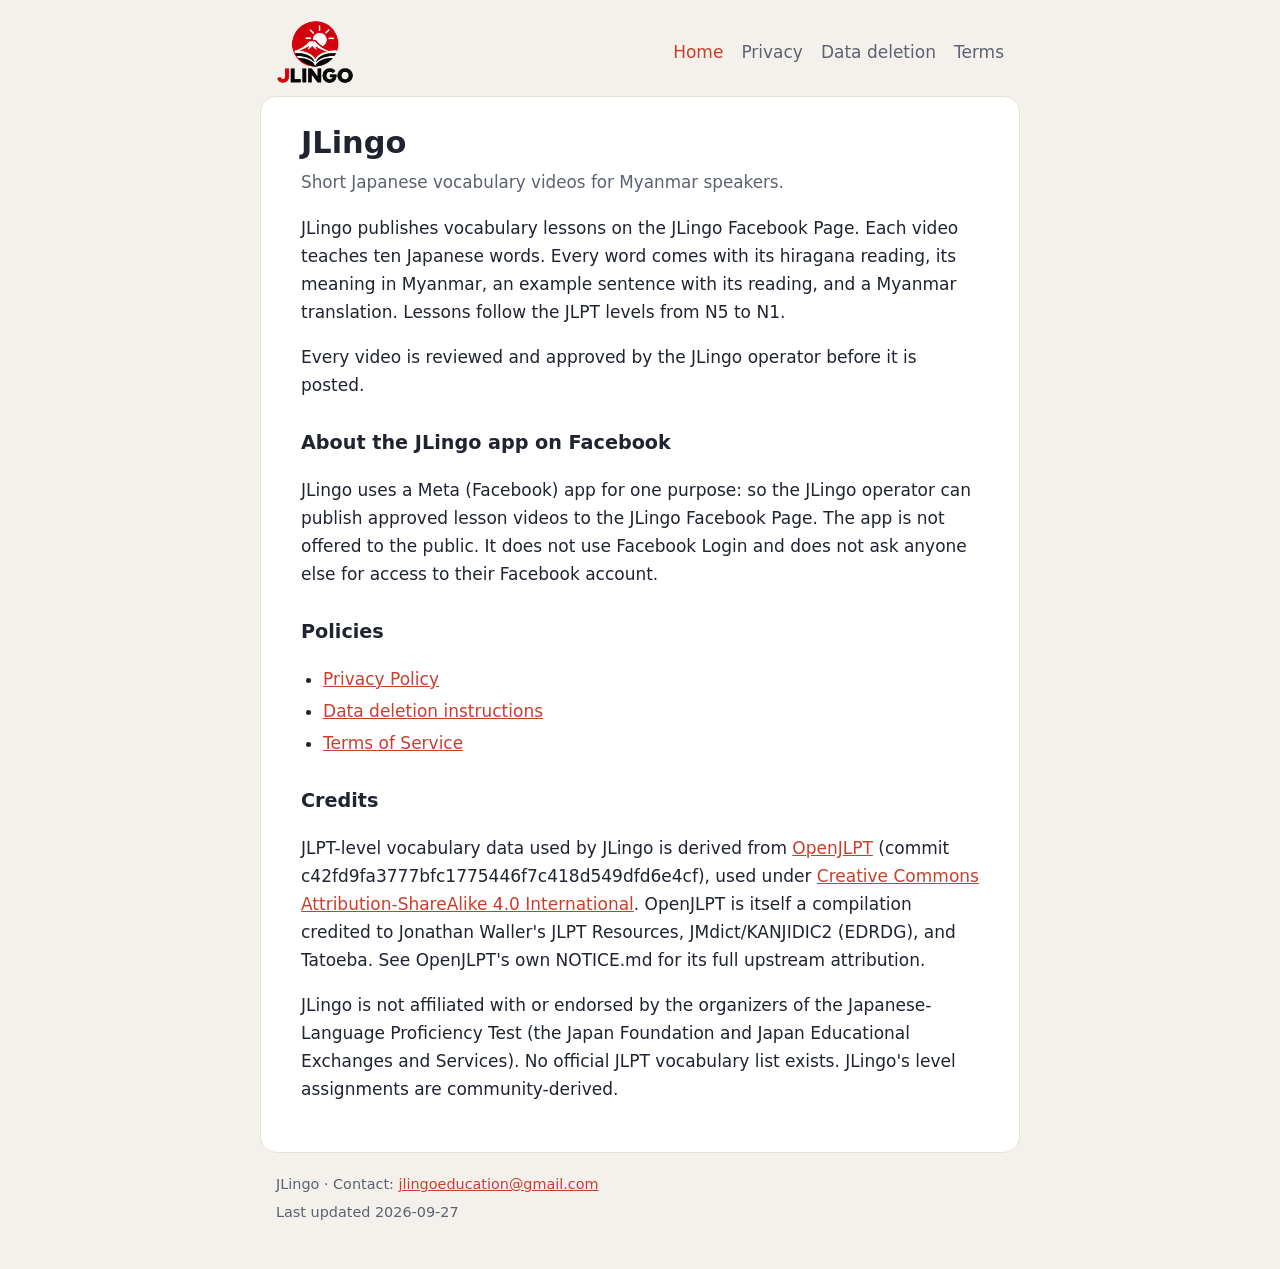
<file: index.html>
<!doctype html>
<html lang="en">
<head>
<meta charset="utf-8">
<meta name="viewport" content="width=device-width, initial-scale=1">
<title>About JLingo · JLingo</title>
<meta name="description" content="JLingo makes short Japanese vocabulary videos for Myanmar speakers, published on the JLingo Facebook Page.">
<link rel="icon" href="jlingo-logo.png">
<link rel="stylesheet" href="styles.css">
</head>
<body>

<header class="site-header">
  <a class="brand" href="index.html"><img src="jlingo-logo.png" alt="JLingo" width="112" height="92"></a>
  <nav aria-label="Site">
    <a href="index.html" aria-current="page">Home</a>
    <a href="privacy.html">Privacy</a>
    <a href="data-deletion.html">Data deletion</a>
    <a href="terms.html">Terms</a>
  </nav>
</header>
<main>
<h1>JLingo</h1>
<p class="lead">Short Japanese vocabulary videos for Myanmar speakers.</p>

<p>JLingo publishes vocabulary lessons on the JLingo Facebook Page. Each video teaches ten Japanese words. Every word comes with its hiragana reading, its meaning in Myanmar, an example sentence with its reading, and a Myanmar translation. Lessons follow the JLPT levels from N5 to N1.</p>

<p>Every video is reviewed and approved by the JLingo operator before it is posted.</p>

<h2>About the JLingo app on Facebook</h2>
<p>JLingo uses a Meta (Facebook) app for one purpose: so the JLingo operator can publish approved lesson videos to the JLingo Facebook Page. The app is not offered to the public. It does not use Facebook Login and does not ask anyone else for access to their Facebook account.</p>

<h2>Policies</h2>
<ul>
  <li><a href="privacy.html">Privacy Policy</a></li>
  <li><a href="data-deletion.html">Data deletion instructions</a></li>
  <li><a href="terms.html">Terms of Service</a></li>
</ul>

<h2 id="credits">Credits</h2>
<p>JLPT-level vocabulary data used by JLingo is derived from <a href="https://github.com/evanclan/OpenJLPT">OpenJLPT</a> (commit c42fd9fa3777bfc1775446f7c418d549dfd6e4cf), used under <a href="https://creativecommons.org/licenses/by-sa/4.0/">Creative Commons Attribution-ShareAlike 4.0 International</a>. OpenJLPT is itself a compilation credited to Jonathan Waller's JLPT Resources, JMdict/KANJIDIC2 (EDRDG), and Tatoeba. See OpenJLPT's own NOTICE.md for its full upstream attribution.</p>
<p>JLingo is not affiliated with or endorsed by the organizers of the Japanese-Language Proficiency Test (the Japan Foundation and Japan Educational Exchanges and Services). No official JLPT vocabulary list exists. JLingo's level assignments are community-derived.</p>

</main>
<footer class="site-footer">
  <p>JLingo · Contact: <a href="mailto:jlingoeducation@gmail.com">jlingoeducation@gmail.com</a></p>
  <p>Last updated 2026-09-27</p>
</footer>
</body>
</html>
</file>
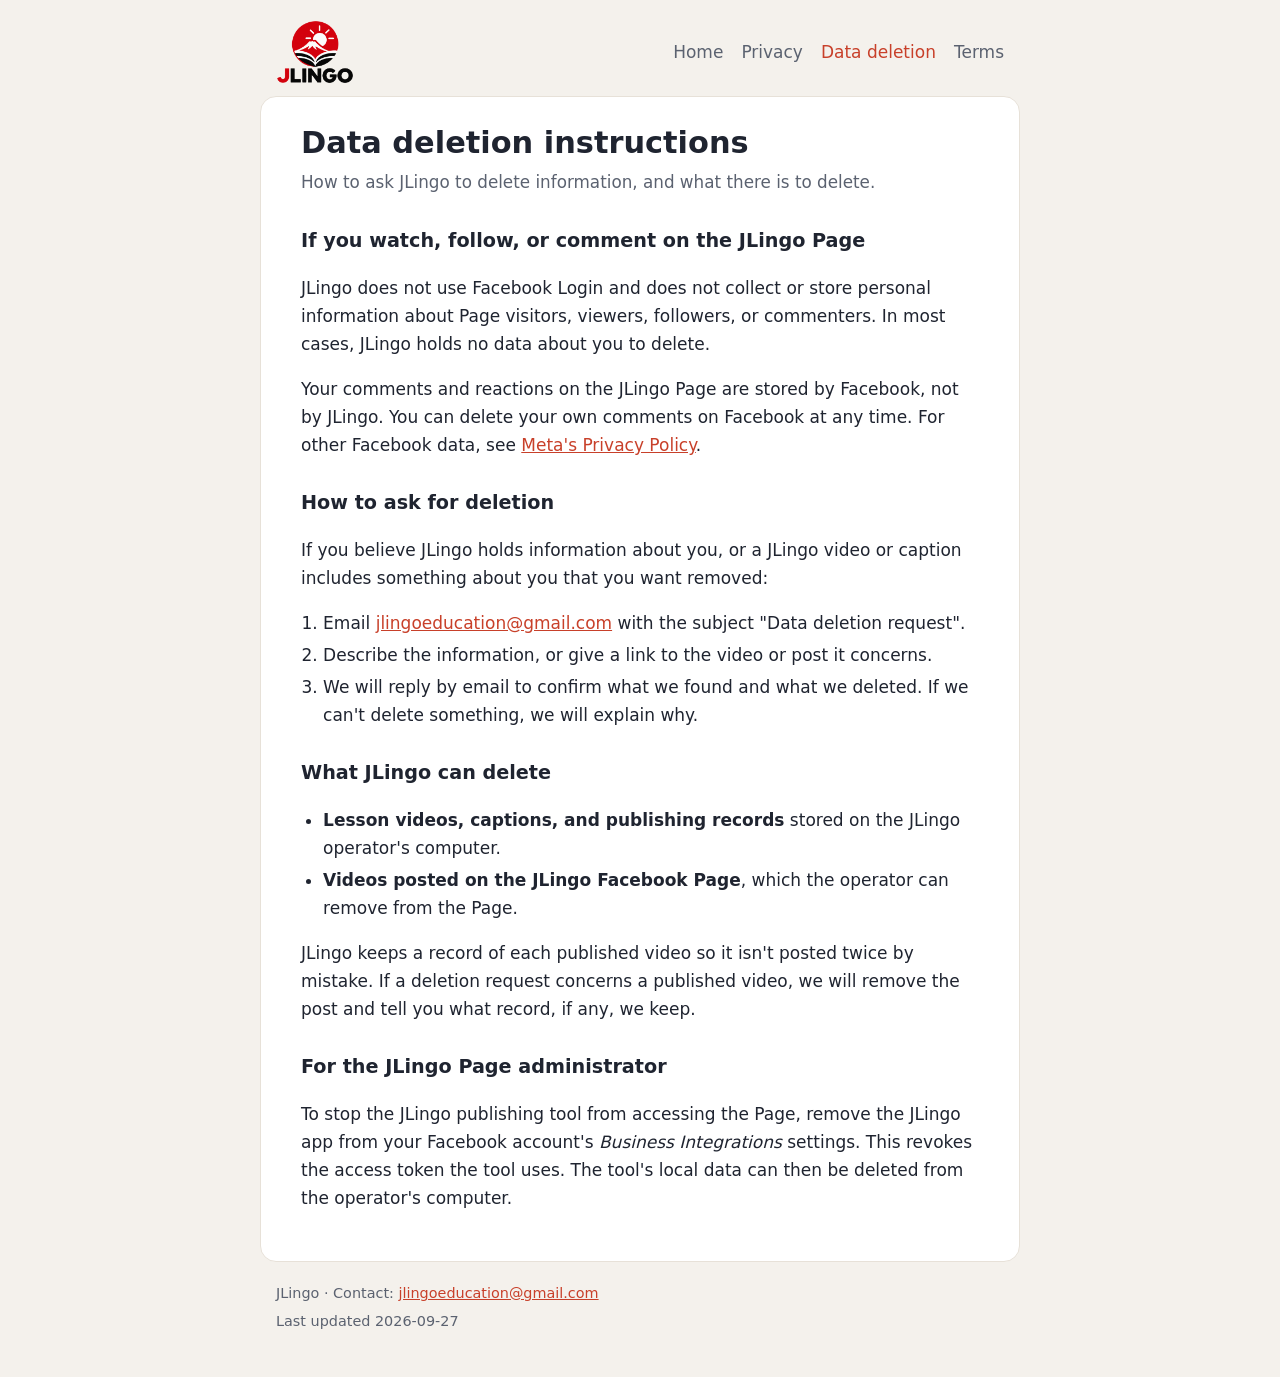
<file: data-deletion.html>
<!doctype html>
<html lang="en">
<head>
<meta charset="utf-8">
<meta name="viewport" content="width=device-width, initial-scale=1">
<title>Data Deletion Instructions · JLingo</title>
<meta name="description" content="How to ask JLingo to delete data, and what JLingo holds.">
<link rel="icon" href="jlingo-logo.png">
<link rel="stylesheet" href="styles.css">
</head>
<body>

<header class="site-header">
  <a class="brand" href="index.html"><img src="jlingo-logo.png" alt="JLingo" width="112" height="92"></a>
  <nav aria-label="Site">
    <a href="index.html">Home</a>
    <a href="privacy.html">Privacy</a>
    <a href="data-deletion.html" aria-current="page">Data deletion</a>
    <a href="terms.html">Terms</a>
  </nav>
</header>
<main>
<h1>Data deletion instructions</h1>
<p class="lead">How to ask JLingo to delete information, and what there is to delete.</p>

<h2>If you watch, follow, or comment on the JLingo Page</h2>
<p>JLingo does not use Facebook Login and does not collect or store personal information about Page visitors, viewers, followers, or commenters. In most cases, JLingo holds no data about you to delete.</p>
<p>Your comments and reactions on the JLingo Page are stored by Facebook, not by JLingo. You can delete your own comments on Facebook at any time. For other Facebook data, see <a href="https://www.facebook.com/privacy/policy/">Meta's Privacy Policy</a>.</p>

<h2>How to ask for deletion</h2>
<p>If you believe JLingo holds information about you, or a JLingo video or caption includes something about you that you want removed:</p>
<ol>
  <li>Email <a href="mailto:jlingoeducation@gmail.com?subject=Data%20deletion%20request">jlingoeducation@gmail.com</a> with the subject "Data deletion request".</li>
  <li>Describe the information, or give a link to the video or post it concerns.</li>
  <li>We will reply by email to confirm what we found and what we deleted. If we can't delete something, we will explain why.</li>
</ol>

<h2>What JLingo can delete</h2>
<ul>
  <li><strong>Lesson videos, captions, and publishing records</strong> stored on the JLingo operator's computer.</li>
  <li><strong>Videos posted on the JLingo Facebook Page</strong>, which the operator can remove from the Page.</li>
</ul>
<p>JLingo keeps a record of each published video so it isn't posted twice by mistake. If a deletion request concerns a published video, we will remove the post and tell you what record, if any, we keep.</p>

<h2>For the JLingo Page administrator</h2>
<p>To stop the JLingo publishing tool from accessing the Page, remove the JLingo app from your Facebook account's <em>Business Integrations</em> settings. This revokes the access token the tool uses. The tool's local data can then be deleted from the operator's computer.</p>

</main>
<footer class="site-footer">
  <p>JLingo · Contact: <a href="mailto:jlingoeducation@gmail.com">jlingoeducation@gmail.com</a></p>
  <p>Last updated 2026-09-27</p>
</footer>
</body>
</html>
</file>
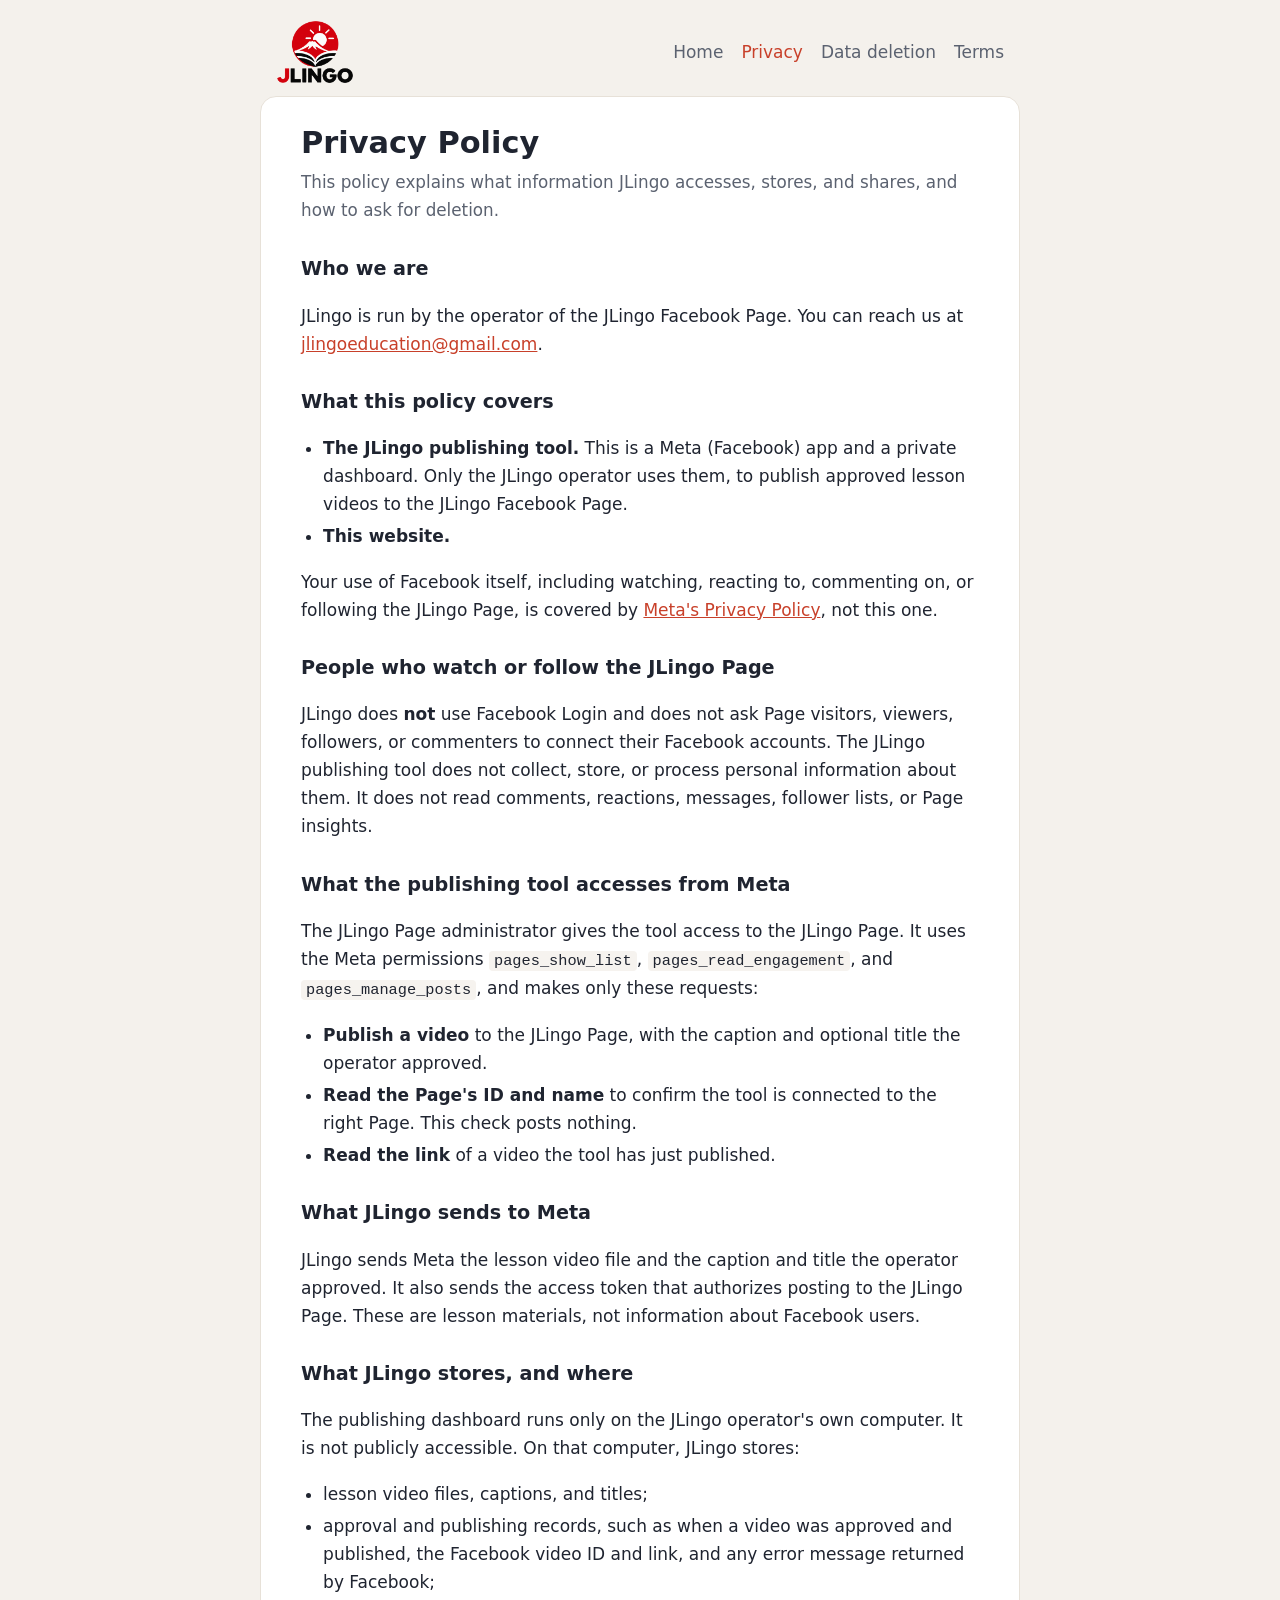
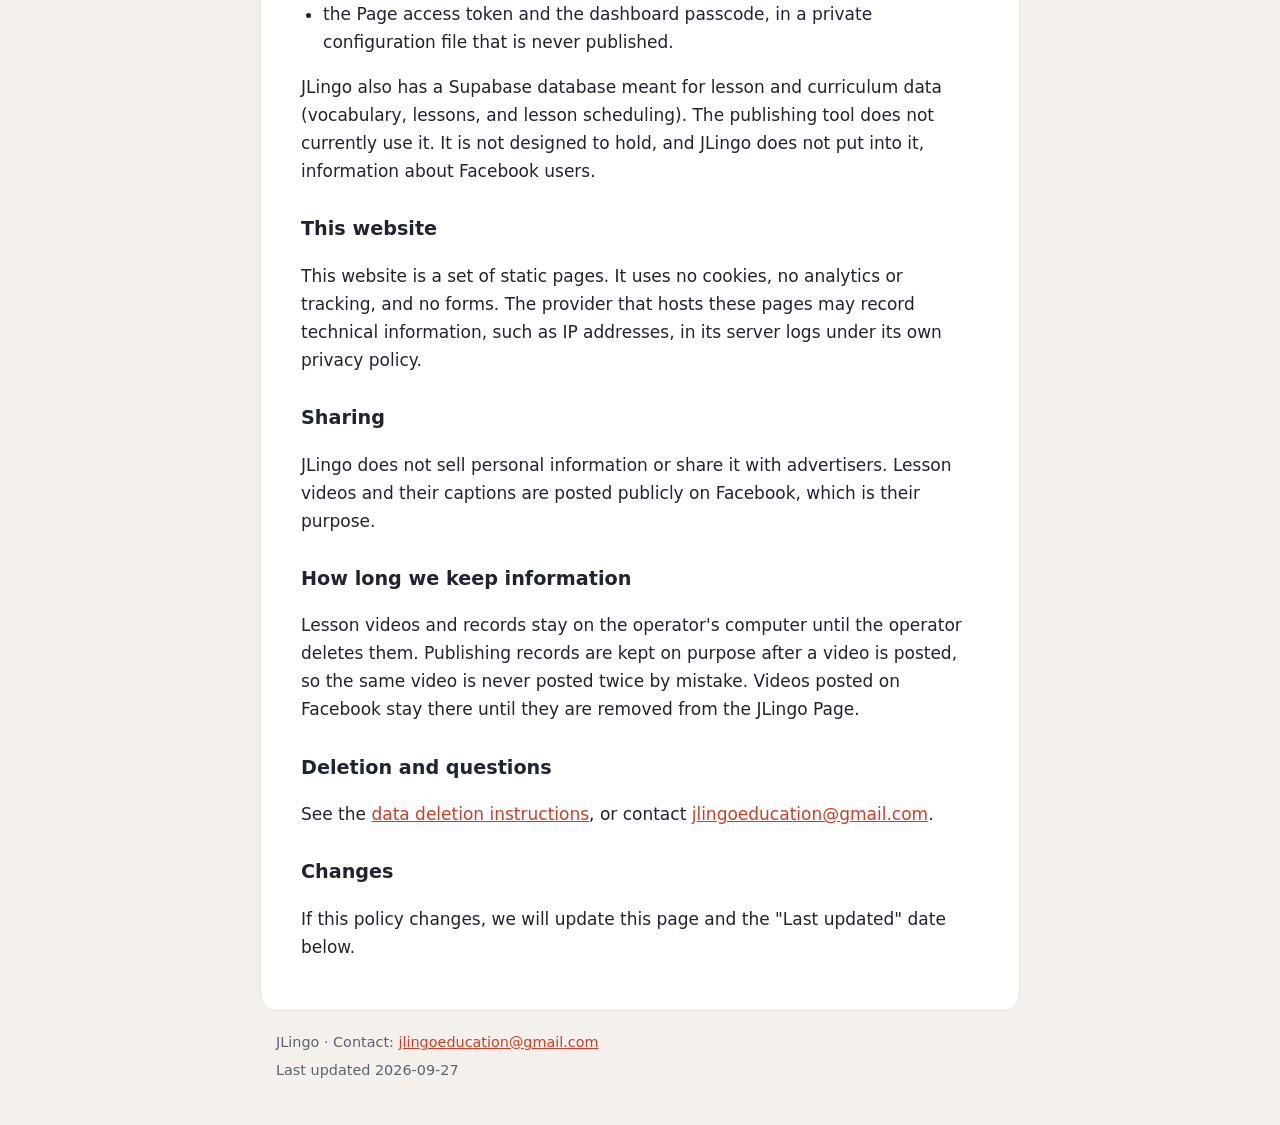
<file: privacy.html>
<!doctype html>
<html lang="en">
<head>
<meta charset="utf-8">
<meta name="viewport" content="width=device-width, initial-scale=1">
<title>Privacy Policy · JLingo</title>
<meta name="description" content="What information JLingo accesses, stores, sends to Meta, and deletes.">
<link rel="icon" href="jlingo-logo.png">
<link rel="stylesheet" href="styles.css">
</head>
<body>

<header class="site-header">
  <a class="brand" href="index.html"><img src="jlingo-logo.png" alt="JLingo" width="112" height="92"></a>
  <nav aria-label="Site">
    <a href="index.html">Home</a>
    <a href="privacy.html" aria-current="page">Privacy</a>
    <a href="data-deletion.html">Data deletion</a>
    <a href="terms.html">Terms</a>
  </nav>
</header>
<main>
<h1>Privacy Policy</h1>
<p class="lead">This policy explains what information JLingo accesses, stores, and shares, and how to ask for deletion.</p>

<h2>Who we are</h2>
<p>JLingo is run by the operator of the JLingo Facebook Page. You can reach us at <a href="mailto:jlingoeducation@gmail.com">jlingoeducation@gmail.com</a>.</p>

<h2>What this policy covers</h2>
<ul>
  <li><strong>The JLingo publishing tool.</strong> This is a Meta (Facebook) app and a private dashboard. Only the JLingo operator uses them, to publish approved lesson videos to the JLingo Facebook Page.</li>
  <li><strong>This website.</strong></li>
</ul>
<p>Your use of Facebook itself, including watching, reacting to, commenting on, or following the JLingo Page, is covered by <a href="https://www.facebook.com/privacy/policy/">Meta's Privacy Policy</a>, not this one.</p>

<h2>People who watch or follow the JLingo Page</h2>
<p>JLingo does <strong>not</strong> use Facebook Login and does not ask Page visitors, viewers, followers, or commenters to connect their Facebook accounts. The JLingo publishing tool does not collect, store, or process personal information about them. It does not read comments, reactions, messages, follower lists, or Page insights.</p>

<h2>What the publishing tool accesses from Meta</h2>
<p>The JLingo Page administrator gives the tool access to the JLingo Page. It uses the Meta permissions <code>pages_show_list</code>, <code>pages_read_engagement</code>, and <code>pages_manage_posts</code>, and makes only these requests:</p>
<ul>
  <li><strong>Publish a video</strong> to the JLingo Page, with the caption and optional title the operator approved.</li>
  <li><strong>Read the Page's ID and name</strong> to confirm the tool is connected to the right Page. This check posts nothing.</li>
  <li><strong>Read the link</strong> of a video the tool has just published.</li>
</ul>

<h2>What JLingo sends to Meta</h2>
<p>JLingo sends Meta the lesson video file and the caption and title the operator approved. It also sends the access token that authorizes posting to the JLingo Page. These are lesson materials, not information about Facebook users.</p>

<h2>What JLingo stores, and where</h2>
<p>The publishing dashboard runs only on the JLingo operator's own computer. It is not publicly accessible. On that computer, JLingo stores:</p>
<ul>
  <li>lesson video files, captions, and titles;</li>
  <li>approval and publishing records, such as when a video was approved and published, the Facebook video ID and link, and any error message returned by Facebook;</li>
  <li>the Page access token and the dashboard passcode, in a private configuration file that is never published.</li>
</ul>
<p>JLingo also has a Supabase database meant for lesson and curriculum data (vocabulary, lessons, and lesson scheduling). The publishing tool does not currently use it. It is not designed to hold, and JLingo does not put into it, information about Facebook users.</p>

<h2>This website</h2>
<p>This website is a set of static pages. It uses no cookies, no analytics or tracking, and no forms. The provider that hosts these pages may record technical information, such as IP addresses, in its server logs under its own privacy policy.</p>

<h2>Sharing</h2>
<p>JLingo does not sell personal information or share it with advertisers. Lesson videos and their captions are posted publicly on Facebook, which is their purpose.</p>

<h2>How long we keep information</h2>
<p>Lesson videos and records stay on the operator's computer until the operator deletes them. Publishing records are kept on purpose after a video is posted, so the same video is never posted twice by mistake. Videos posted on Facebook stay there until they are removed from the JLingo Page.</p>

<h2>Deletion and questions</h2>
<p>See the <a href="data-deletion.html">data deletion instructions</a>, or contact <a href="mailto:jlingoeducation@gmail.com">jlingoeducation@gmail.com</a>.</p>

<h2>Changes</h2>
<p>If this policy changes, we will update this page and the "Last updated" date below.</p>

</main>
<footer class="site-footer">
  <p>JLingo · Contact: <a href="mailto:jlingoeducation@gmail.com">jlingoeducation@gmail.com</a></p>
  <p>Last updated 2026-09-27</p>
</footer>
</body>
</html>
</file>
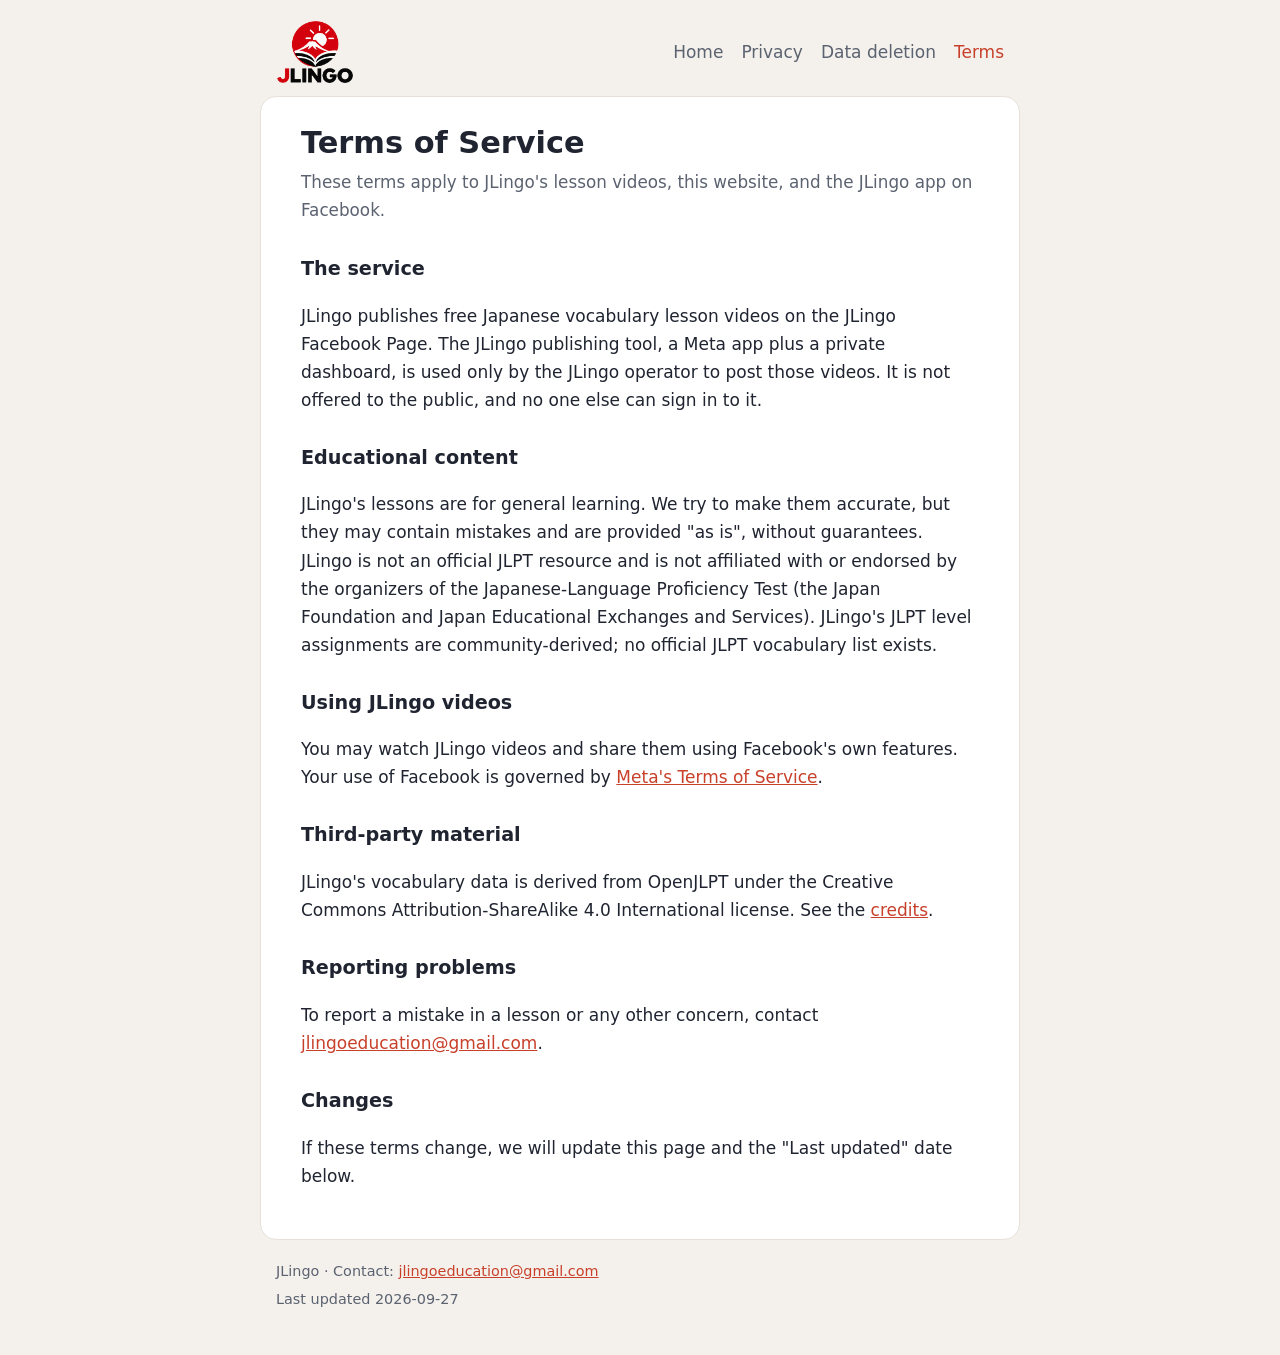
<file: terms.html>
<!doctype html>
<html lang="en">
<head>
<meta charset="utf-8">
<meta name="viewport" content="width=device-width, initial-scale=1">
<title>Terms of Service · JLingo</title>
<meta name="description" content="Terms for JLingo's lesson videos and publishing app.">
<link rel="icon" href="jlingo-logo.png">
<link rel="stylesheet" href="styles.css">
</head>
<body>

<header class="site-header">
  <a class="brand" href="index.html"><img src="jlingo-logo.png" alt="JLingo" width="112" height="92"></a>
  <nav aria-label="Site">
    <a href="index.html">Home</a>
    <a href="privacy.html">Privacy</a>
    <a href="data-deletion.html">Data deletion</a>
    <a href="terms.html" aria-current="page">Terms</a>
  </nav>
</header>
<main>
<h1>Terms of Service</h1>
<p class="lead">These terms apply to JLingo's lesson videos, this website, and the JLingo app on Facebook.</p>

<h2>The service</h2>
<p>JLingo publishes free Japanese vocabulary lesson videos on the JLingo Facebook Page. The JLingo publishing tool, a Meta app plus a private dashboard, is used only by the JLingo operator to post those videos. It is not offered to the public, and no one else can sign in to it.</p>

<h2>Educational content</h2>
<p>JLingo's lessons are for general learning. We try to make them accurate, but they may contain mistakes and are provided "as is", without guarantees. JLingo is not an official JLPT resource and is not affiliated with or endorsed by the organizers of the Japanese-Language Proficiency Test (the Japan Foundation and Japan Educational Exchanges and Services). JLingo's JLPT level assignments are community-derived; no official JLPT vocabulary list exists.</p>

<h2>Using JLingo videos</h2>
<p>You may watch JLingo videos and share them using Facebook's own features. Your use of Facebook is governed by <a href="https://www.facebook.com/terms.php">Meta's Terms of Service</a>.</p>

<h2>Third-party material</h2>
<p>JLingo's vocabulary data is derived from OpenJLPT under the Creative Commons Attribution-ShareAlike 4.0 International license. See the <a href="index.html#credits">credits</a>.</p>

<h2>Reporting problems</h2>
<p>To report a mistake in a lesson or any other concern, contact <a href="mailto:jlingoeducation@gmail.com">jlingoeducation@gmail.com</a>.</p>

<h2>Changes</h2>
<p>If these terms change, we will update this page and the "Last updated" date below.</p>

</main>
<footer class="site-footer">
  <p>JLingo · Contact: <a href="mailto:jlingoeducation@gmail.com">jlingoeducation@gmail.com</a></p>
  <p>Last updated 2026-09-27</p>
</footer>
</body>
</html>
</file>
<file: styles.css>
:root {
  --bg: #f4f1ec;
  --card: #ffffff;
  --ink: #1f2430;
  --muted: #5b6270;
  --accent: #c8402a;
  --line: #e7e1d8;
  color-scheme: light;
}

* { box-sizing: border-box; }

body {
  margin: 0;
  background: var(--bg);
  color: var(--ink);
  font: 17px/1.65 system-ui, -apple-system, "Segoe UI", Roboto, "Noto Sans", "Helvetica Neue", Arial, sans-serif;
}

.site-header,
main,
.site-footer {
  max-width: 760px;
  margin: 0 auto;
  padding: 0 16px;
}

.site-header {
  display: flex;
  flex-wrap: wrap;
  align-items: center;
  justify-content: space-between;
  gap: 12px 24px;
  padding-top: 20px;
  padding-bottom: 12px;
}

.brand img { display: block; height: 64px; width: auto; }

nav { display: flex; flex-wrap: wrap; gap: 6px 18px; }
nav a { color: var(--muted); text-decoration: none; font-weight: 500; }
nav a:hover { color: var(--ink); }
nav a[aria-current="page"] { color: var(--accent); }

main {
  overflow-wrap: anywhere; /* long hashes/URLs must not force horizontal scroll on phones */
  background: var(--card);
  border: 1px solid var(--line);
  border-radius: 16px;
  padding: 28px clamp(16px, 5vw, 40px) 32px;
}

h1 { font-size: 1.9rem; line-height: 1.2; margin: 0 0 8px; }
h2 { font-size: 1.2rem; margin: 28px 0 8px; }
.lead { color: var(--muted); font-size: 1.05rem; margin-top: 0; }
a { color: var(--accent); }
code { font-size: 0.9em; background: #f6f3ef; padding: 1px 5px; border-radius: 4px; overflow-wrap: anywhere; }
ul, ol { padding-left: 1.3em; }
li { margin: 4px 0; }

.site-footer {
  color: var(--muted);
  font-size: 0.9rem;
  padding-top: 16px;
  padding-bottom: 40px;
}
.site-footer p { margin: 4px 0; }

.preview-banner {
  background: #7a1d10;
  color: #fff;
  text-align: center;
  padding: 10px 16px;
  font-weight: 600;
}

@media (max-width: 800px) {
  main { margin: 0 12px; }
}
</file>
